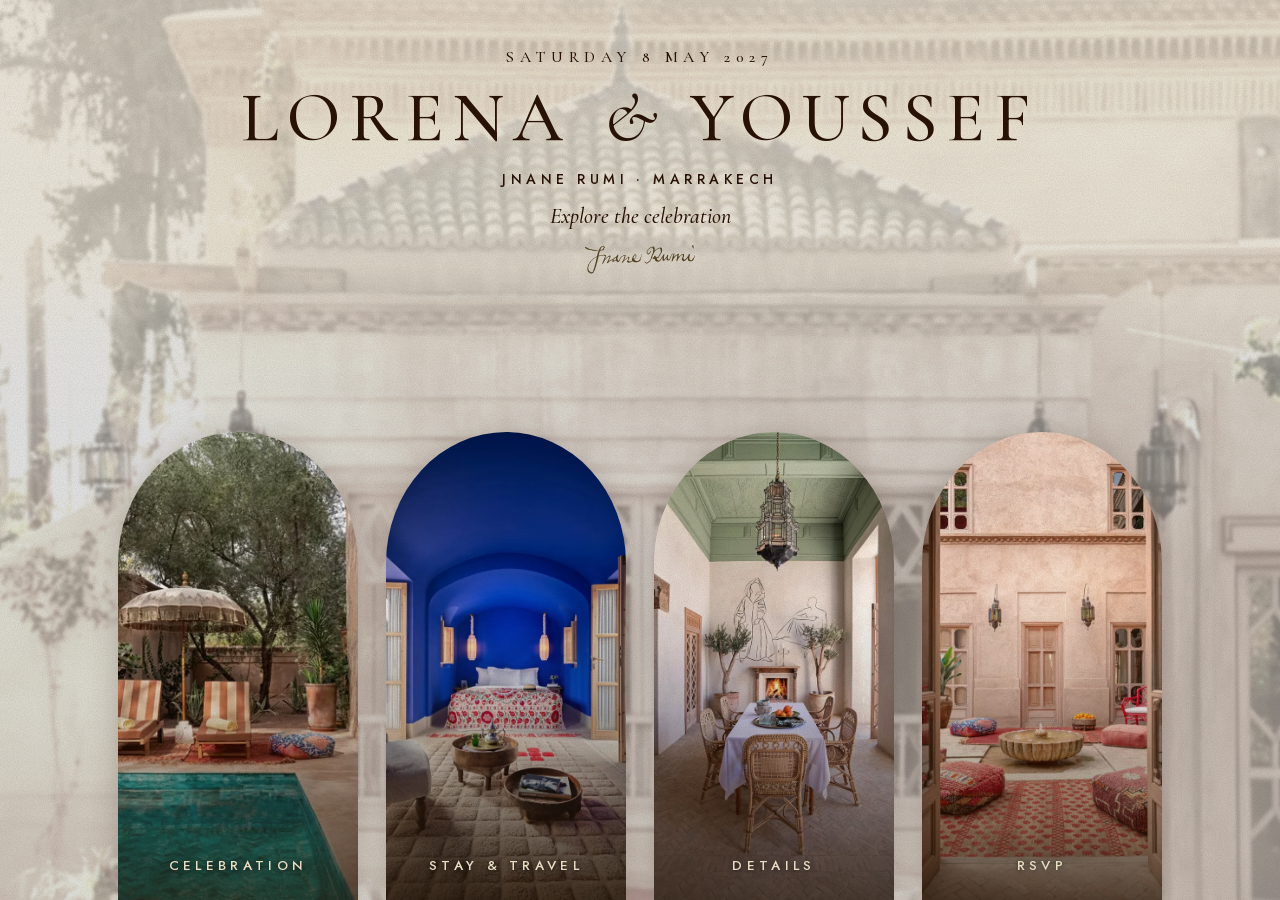
<file: docs/index.html>
<!doctype html>
<html lang="en">
<head>
<meta charset="utf-8">
<meta name="viewport" content="width=device-width,initial-scale=1">
<title>Lorena &amp; Youssef · 8 May 2027 · Marrakech</title>
<meta name="description" content="Lorena and Youssef are getting married at Jnane Rumi, Marrakech, from Thursday 6 to Saturday 8 May 2027.">
<meta name="robots" content="noindex,nofollow">
<meta name="theme-color" content="#2A1808">
<meta property="og:type" content="website">
<meta property="og:title" content="Lorena &amp; Youssef · 8 May 2027">
<meta property="og:description" content="Join us at Jnane Rumi, Marrakech. Schedule, where to stay and RSVP.">
<meta property="og:url" content="https://lorenaandyoussef.com/">
<meta property="og:image" content="https://lorenaandyoussef.com/assets/img/og.jpg">
<link rel="icon" href="assets/img/favicon.svg" type="image/svg+xml">
<link rel="preload" href="assets/fonts/cormorant-normal-latin.woff2" as="font" type="font/woff2" crossorigin>
<link rel="stylesheet" href="assets/site.css">
<link rel="preload" href="assets/img/bg-hero.avif" as="image" type="image/avif">
</head>
<body class="home">
<a class="skip" href="#doors">Skip to the menu</a>
<div class="hero-bg" aria-hidden="true"></div>
<div class="veil" aria-hidden="true"></div>

<header class="hero">
  <p class="date">Saturday 8 May 2027</p>
  <h1>Lorena <span class="amp">&amp;</span> Youssef</h1>
  <p class="where">Jnane Rumi · Marrakech</p>
  <p class="hint">Explore the celebration</p>
  <img class="logo" src="assets/img/jnane-rumi.svg" alt="Jnane Rumi" width="110" height="29">
</header>

<nav aria-label="Main">
  <ul class="doors" id="doors">
    <li><a class="door" href="celebration.html"><picture><source srcset="assets/img/door-pool.avif" type="image/avif"><img src="assets/img/pool.webp" alt="" width="480" height="720" decoding="async" fetchpriority="high"></picture><span>Celebration</span></a></li>
    <li><a class="door" href="stay.html"><picture><source srcset="assets/img/door-blue-room.avif" type="image/avif"><img src="assets/img/blue-room.webp" alt="" width="480" height="720" decoding="async" fetchpriority="high"></picture><span>Stay &amp; Travel</span></a></li>
    <li><a class="door" href="details.html"><picture><source srcset="assets/img/door-dining.avif" type="image/avif"><img src="assets/img/dining.webp" alt="" width="480" height="720" decoding="async" fetchpriority="high"></picture><span>Details</span></a></li>
    <li><a class="door" href="rsvp.html"><picture><source srcset="assets/img/door-courtyard.avif" type="image/avif"><img src="assets/img/courtyard.webp" alt="" width="480" height="720" decoding="async" fetchpriority="high"></picture><span>RSVP</span></a></li>
  </ul>
</nav>
<div class="grain" aria-hidden="true"></div>
</body>
</html>
</file>
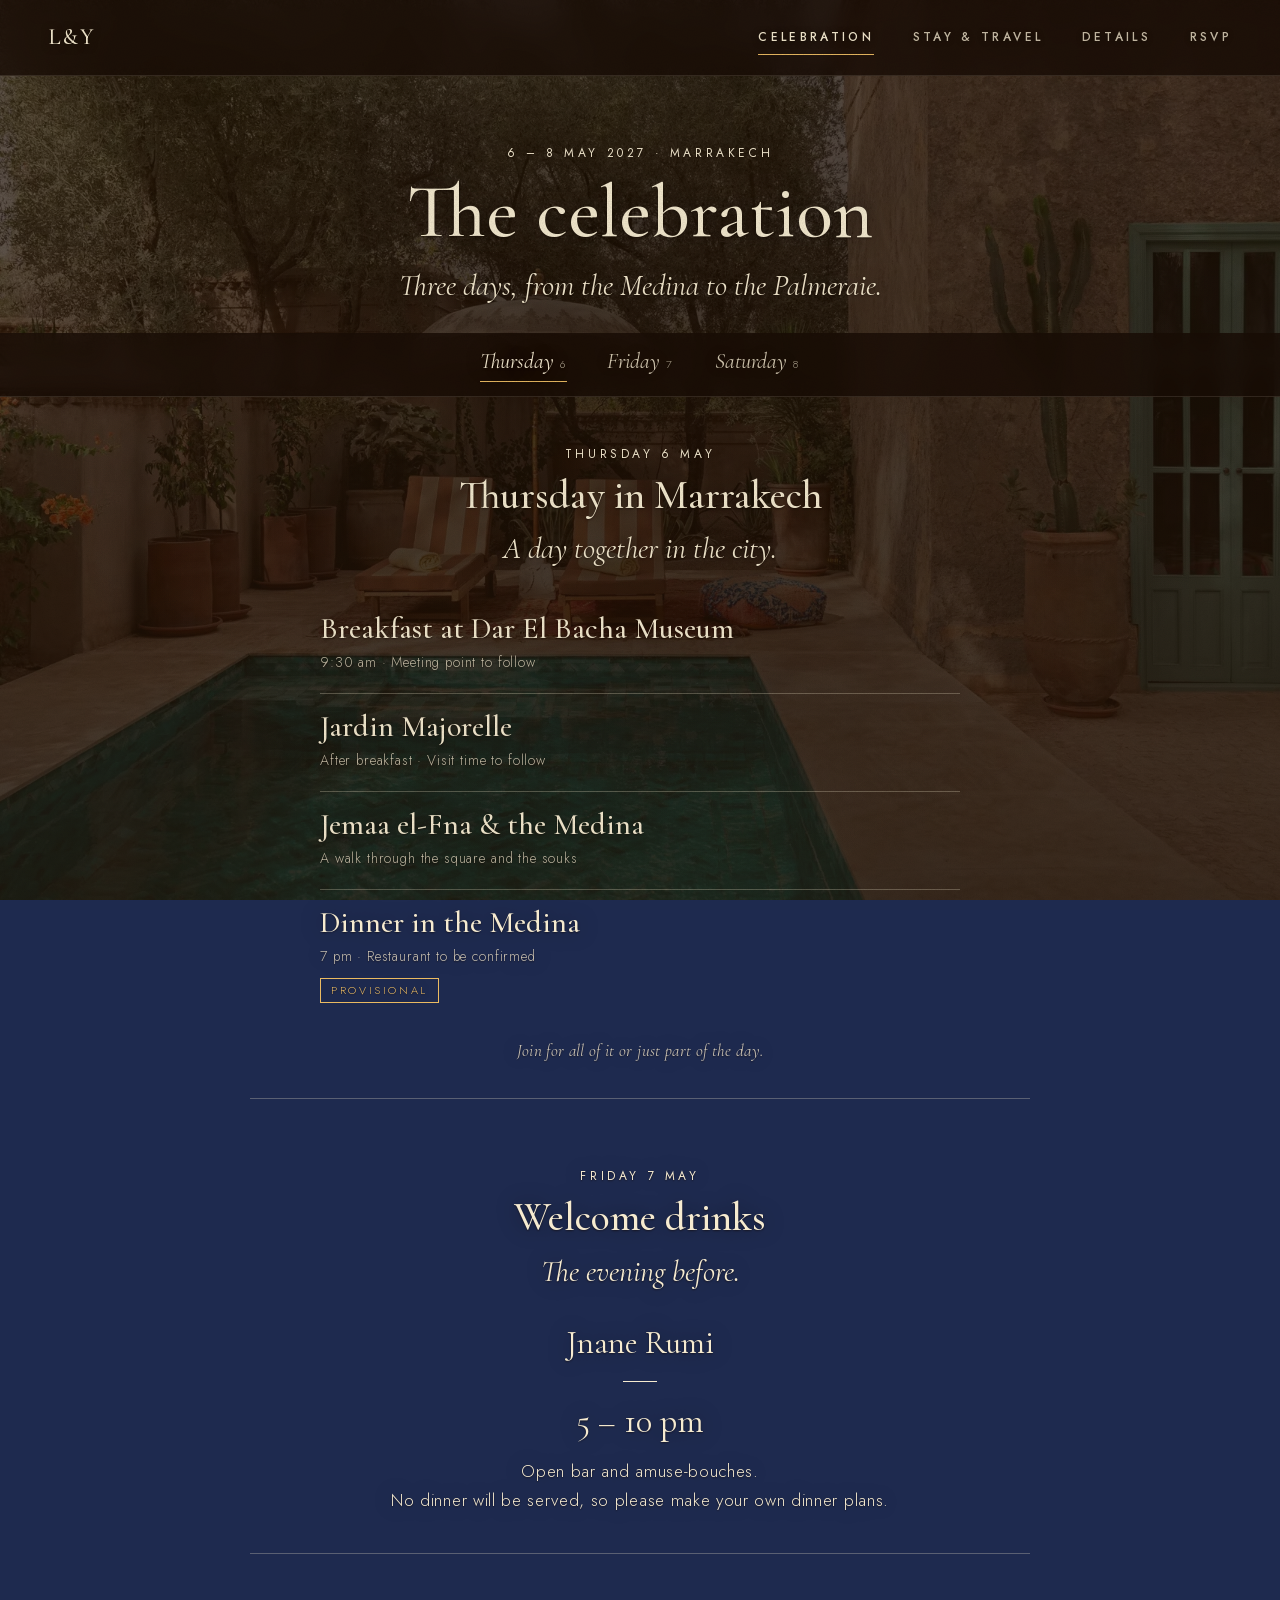
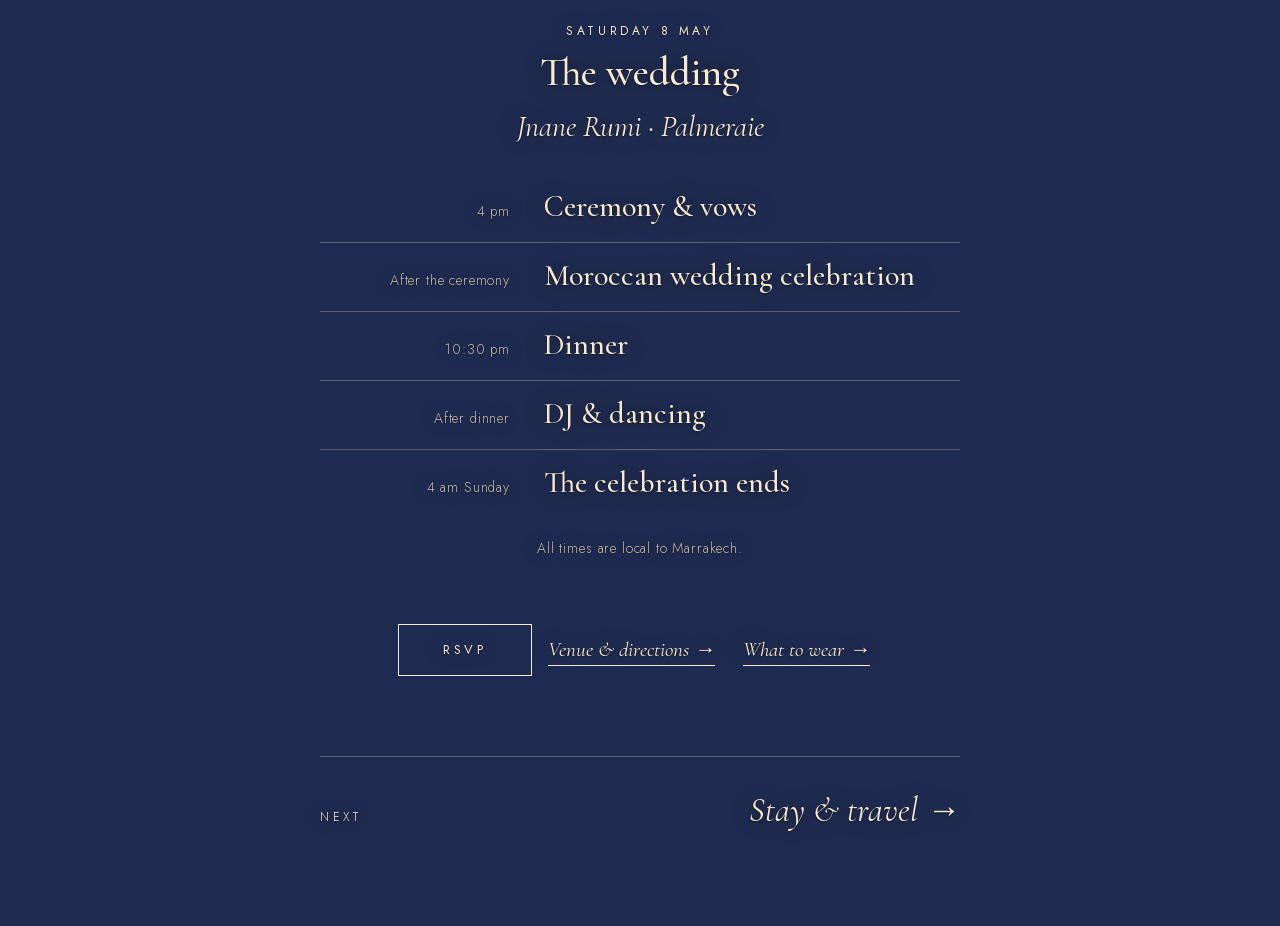
<file: docs/celebration.html>
<!doctype html>
<html lang="en">
<head>
<meta charset="utf-8">
<meta name="viewport" content="width=device-width,initial-scale=1">
<title>The celebration · Lorena &amp; Youssef</title>
<meta name="robots" content="noindex,nofollow">
<meta name="theme-color" content="#2A1808">
<link rel="icon" href="assets/img/favicon.svg" type="image/svg+xml">
<link rel="preload" href="assets/fonts/cormorant-normal-latin.woff2" as="font" type="font/woff2" crossorigin>
<link rel="preload" href="assets/img/bg-pool.avif" as="image" type="image/avif">
<link rel="stylesheet" href="assets/site.css">
<script src="assets/site.js" defer></script>
</head>
<body class="celebration">
<a class="skip" href="#main">Skip to content</a>
<div class="room" aria-hidden="true"></div>
<header class="topbar">
  <a class="brand" href="index.html" aria-label="Home: Lorena &amp; Youssef">L&amp;Y</a>
  <nav aria-label="Main"><ul class="nav">
    <li><a href="celebration.html" aria-current="page">Celebration</a></li>
    <li><a href="stay.html">Stay &amp; Travel</a></li>
    <li><a href="details.html">Details</a></li>
    <li><a href="rsvp.html">RSVP</a></li>
  </ul></nav>
</header>

<main id="main" class="wrap center">
  <p class="eyebrow">6 – 8 May 2027 · Marrakech</p>
  <h1 class="title">The celebration</h1>
  <p class="sub">Three days, from the Medina to the Palmeraie.</p>

  <nav class="days" aria-label="Days">
    <a href="#thursday">Thursday<small>6</small></a>
    <a href="#friday">Friday<small>7</small></a>
    <a href="#saturday">Saturday<small>8</small></a>
  </nav>

  <section class="day" id="thursday" aria-labelledby="thu-h">
    <p class="eyebrow">Thursday 6 May</p>
    <h2 class="title sm" id="thu-h">Thursday in Marrakech</h2>
    <p class="sub">A day together in the city.</p>
    <div class="rows plain">
      <div class="row"><div><h3 class="item">Breakfast at Dar El Bacha Museum</h3><p class="note">9:30 am · Meeting point to follow</p></div></div>
      <div class="row"><div><h3 class="item">Jardin Majorelle</h3><p class="note">After breakfast · Visit time to follow</p></div></div>
      <div class="row"><div><h3 class="item">Jemaa el-Fna &amp; the Medina</h3><p class="note">A walk through the square and the souks</p></div></div>
      <div class="row"><div><h3 class="item">Dinner in the Medina</h3><p class="note">7 pm · Restaurant to be confirmed</p><span class="tag">Provisional</span></div></div>
    </div>
    <p class="note it">Join for all of it or just part of the day.</p>
  </section>

  <section class="day" id="friday" aria-labelledby="fri-h">
    <p class="eyebrow">Friday 7 May</p>
    <h2 class="title sm" id="fri-h">Welcome drinks</h2>
    <p class="sub">The evening before.</p>
    <p class="place">Jnane Rumi</p>
    <div class="rule"></div>
    <p class="time">5 – 10 pm</p>
    <p class="body">Open bar and amuse-bouches.<br>No dinner will be served, so please make your own dinner plans.</p>
  </section>

  <section class="day" id="saturday" aria-labelledby="sat-h">
    <p class="eyebrow">Saturday 8 May</p>
    <h2 class="title sm" id="sat-h">The wedding</h2>
    <p class="sub">Jnane Rumi · Palmeraie</p>
    <div class="rows">
      <div class="row"><p class="t note">4 pm</p><p class="item">Ceremony &amp; vows</p></div>
      <div class="row"><p class="t note">After the ceremony</p><p class="item">Moroccan wedding celebration</p></div>
      <div class="row"><p class="t note">10:30 pm</p><p class="item">Dinner</p></div>
      <div class="row"><p class="t note">After dinner</p><p class="item">DJ &amp; dancing</p></div>
      <div class="row"><p class="t note">4 am Sunday</p><p class="item">The celebration ends</p></div>
    </div>
    <p class="note">All times are local to Marrakech.</p>
  </section>

  <div class="actions">
    <a class="btn" href="rsvp.html">RSVP</a>
    <a class="link" href="stay.html#venue">Venue &amp; directions →</a>
    <a class="link" href="details.html">What to wear →</a>
  </div>

  <a class="next" href="stay.html"><span class="lbl">Next</span><span class="to">Stay &amp; travel →</span></a>
</main>
<div class="grain" aria-hidden="true"></div>
</body>
</html>
</file>
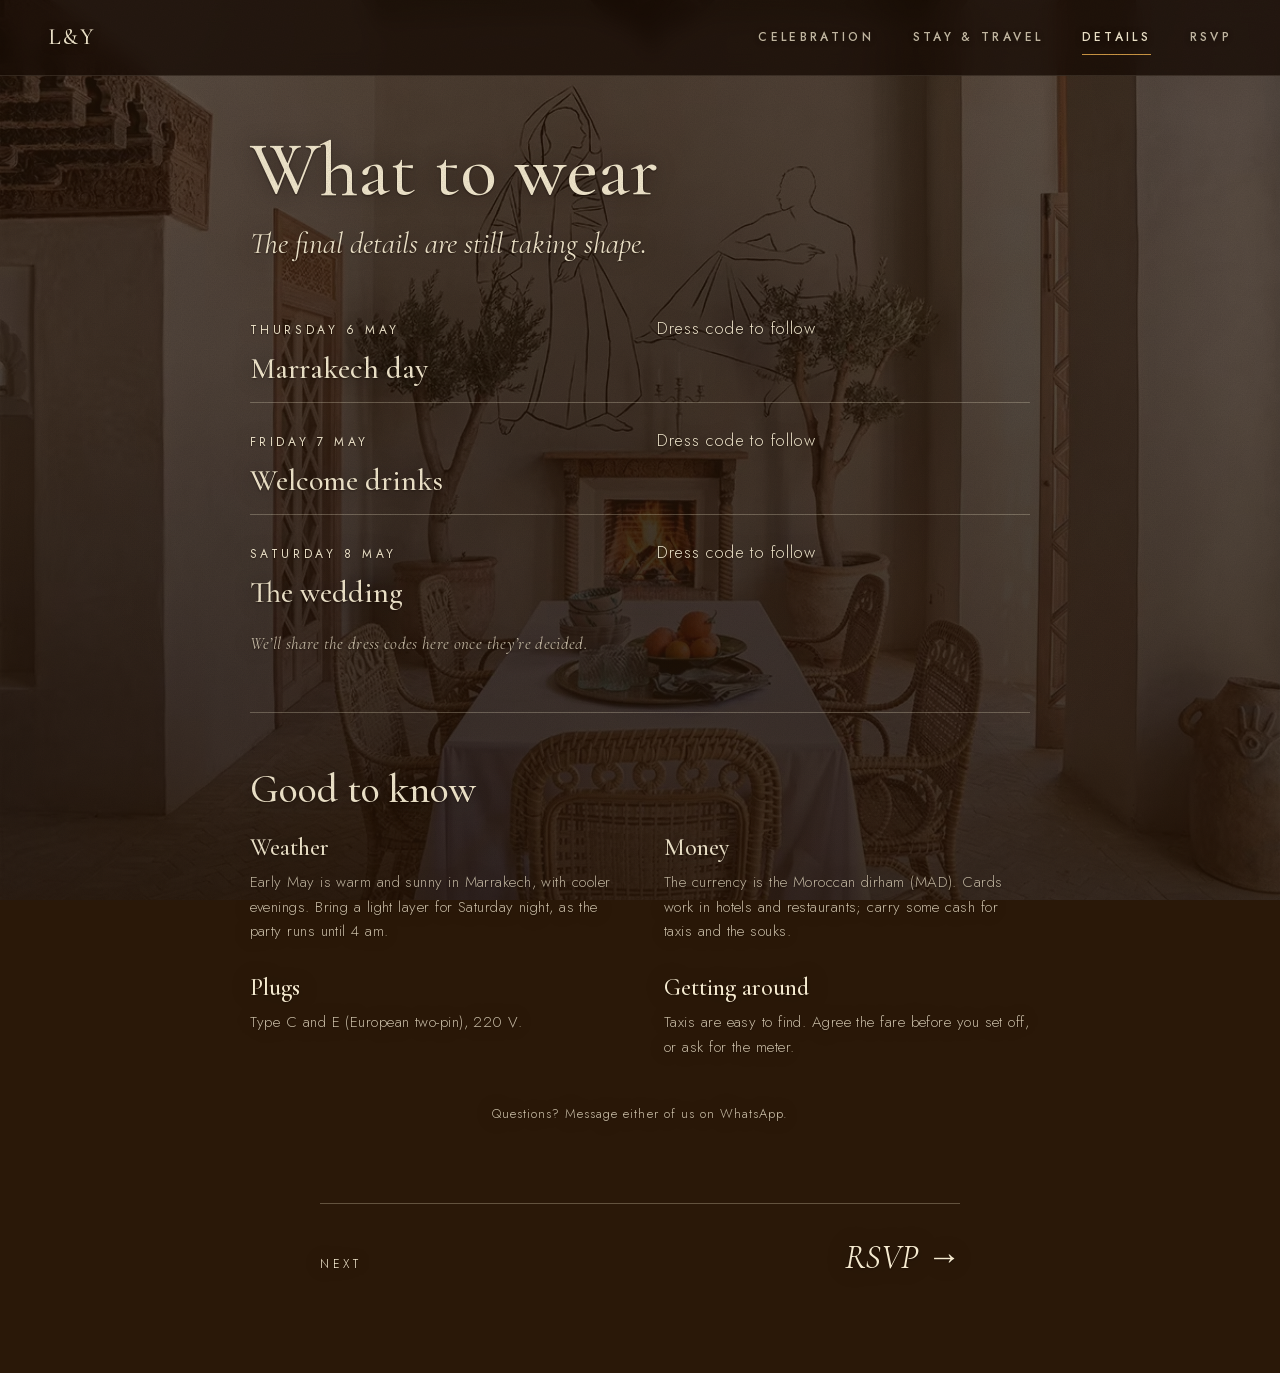
<file: docs/details.html>
<!doctype html>
<html lang="en">
<head>
<meta charset="utf-8">
<meta name="viewport" content="width=device-width,initial-scale=1">
<title>Details · Lorena &amp; Youssef</title>
<meta name="robots" content="noindex,nofollow">
<meta name="theme-color" content="#2A1808">
<link rel="icon" href="assets/img/favicon.svg" type="image/svg+xml">
<link rel="preload" href="assets/fonts/cormorant-normal-latin.woff2" as="font" type="font/woff2" crossorigin>
<link rel="preload" href="assets/img/bg-dining.avif" as="image" type="image/avif">
<link rel="stylesheet" href="assets/site.css">
</head>
<body class="details">
<a class="skip" href="#main">Skip to content</a>
<div class="room" aria-hidden="true"></div>
<header class="topbar">
  <a class="brand" href="index.html" aria-label="Home: Lorena &amp; Youssef">L&amp;Y</a>
  <nav aria-label="Main"><ul class="nav">
    <li><a href="celebration.html">Celebration</a></li>
    <li><a href="stay.html">Stay &amp; Travel</a></li>
    <li><a href="details.html" aria-current="page">Details</a></li>
    <li><a href="rsvp.html">RSVP</a></li>
  </ul></nav>
</header>

<main id="main" class="wrap">
  <h1 class="title">What to wear</h1>
  <p class="sub">The final details are still taking shape.</p>

  <div class="rows dress">
    <div class="row"><div><p class="eyebrow">Thursday 6 May</p><h2 class="item">Marrakech day</h2></div><p class="body">Dress code to follow</p></div>
    <div class="row"><div><p class="eyebrow">Friday 7 May</p><h2 class="item">Welcome drinks</h2></div><p class="body">Dress code to follow</p></div>
    <div class="row"><div><p class="eyebrow">Saturday 8 May</p><h2 class="item">The wedding</h2></div><p class="body">Dress code to follow</p></div>
  </div>
  <p class="note it">We’ll share the dress codes here once they’re decided.</p>

  <div class="split"></div>

  <section aria-labelledby="know-h">
    <h2 class="title sm" id="know-h">Good to know</h2>
    <div class="facts">
      <div><h3>Weather</h3><p>Early May is warm and sunny in Marrakech, with cooler evenings. Bring a light layer for Saturday night, as the party runs until 4 am.</p></div>
      <div><h3>Money</h3><p>The currency is the Moroccan dirham (MAD). Cards work in hotels and restaurants; carry some cash for taxis and the souks.</p></div>
      <div><h3>Plugs</h3><p>Type C and E (European two-pin), 220 V.</p></div>
      <div><h3>Getting around</h3><p>Taxis are easy to find. Agree the fare before you set off, or ask for the meter.</p></div>
    </div>
  </section>

  <p class="foot">Questions? Message either of us on WhatsApp.</p>

  <a class="next" href="rsvp.html"><span class="lbl">Next</span><span class="to">RSVP →</span></a>
</main>
<div class="grain" aria-hidden="true"></div>
</body>
</html>
</file>
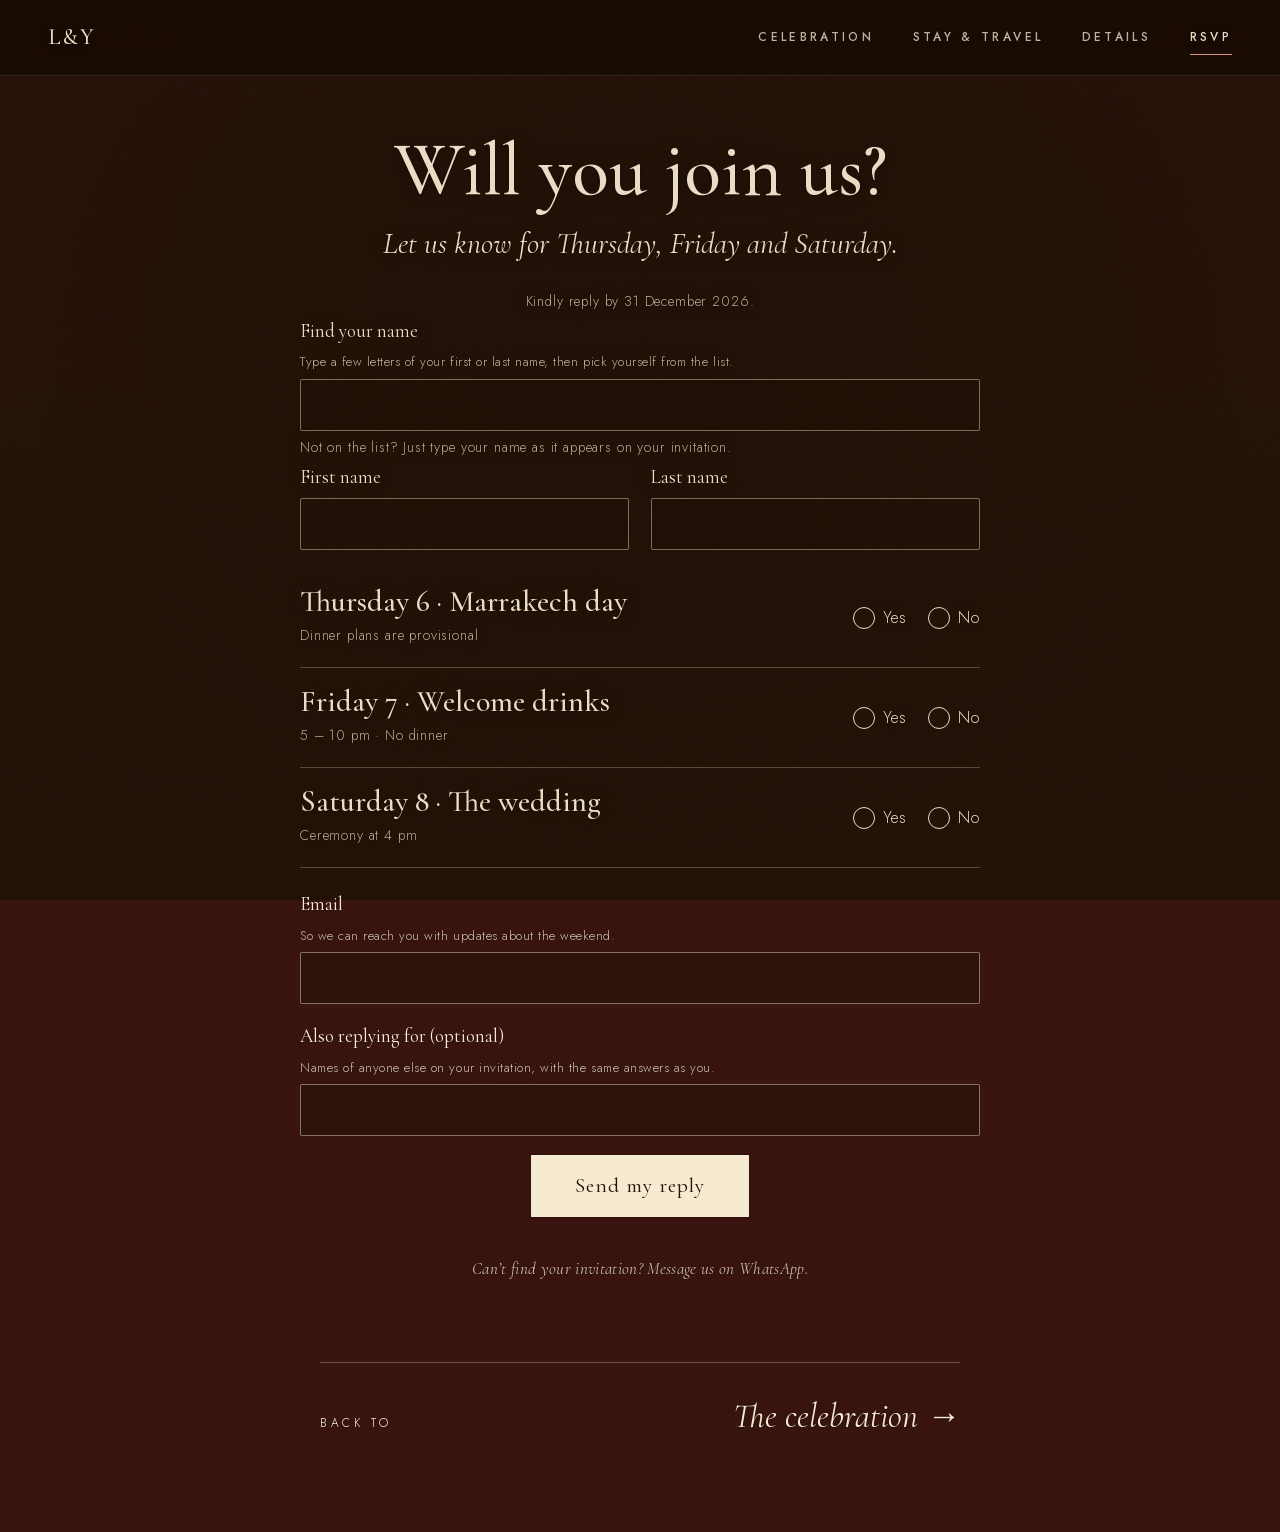
<file: docs/rsvp.html>
<!doctype html>
<html lang="en">
<head>
<meta charset="utf-8">
<meta name="viewport" content="width=device-width,initial-scale=1">
<title>RSVP · Lorena &amp; Youssef</title>
<meta name="robots" content="noindex,nofollow">
<meta name="theme-color" content="#3A1510">
<link rel="icon" href="assets/img/favicon.svg" type="image/svg+xml">
<link rel="preload" href="assets/fonts/cormorant-normal-latin.woff2" as="font" type="font/woff2" crossorigin>
<link rel="preload" href="assets/img/bg-courtyard.avif" as="image" type="image/avif">
<link rel="stylesheet" href="assets/site.css">
<script src="assets/config.js" defer></script>
<script src="assets/site.js" defer></script>
</head>
<body class="rsvp">
<a class="skip" href="#main">Skip to content</a>
<div class="room" aria-hidden="true"></div>
<header class="topbar">
  <a class="brand" href="index.html" aria-label="Home: Lorena &amp; Youssef">L&amp;Y</a>
  <nav aria-label="Main"><ul class="nav">
    <li><a href="celebration.html">Celebration</a></li>
    <li><a href="stay.html">Stay &amp; Travel</a></li>
    <li><a href="details.html">Details</a></li>
    <li><a href="rsvp.html" aria-current="page">RSVP</a></li>
  </ul></nav>
</header>

<main id="main" class="wrap">
  <p class="notice" id="not-ready" hidden>RSVPs aren’t connected yet, so replies can’t be sent from this copy of the site. (Set the database in <code>assets/config.js</code>.)</p>

  <div id="ask">
    <div class="center">
      <h1 class="title">Will you join us?</h1>
      <p class="sub">Let us know for Thursday, Friday and Saturday.</p>
      <p class="note">Kindly reply by 31 December 2026.</p>
    </div>

    <form class="form" id="rsvp-form" novalidate>
      <div class="field finder">
        <label for="find">Find your name</label>
        <span class="hint" id="find-hint">Type a few letters of your first or last name, then pick yourself from the list.</span>
        <input id="find" type="search" autocomplete="off" maxlength="80" aria-describedby="find-hint" aria-controls="find-results">
        <ul id="find-results" class="picks" aria-live="polite" hidden></ul>
      </div>
      <p class="note">Not on the list? Just type your name as it appears on your invitation.</p>
      <div class="formrow">
        <div class="field"><label for="first">First name</label><input id="first" name="first" autocomplete="given-name" maxlength="80" required></div>
        <div class="field"><label for="last">Last name</label><input id="last" name="last" autocomplete="family-name" maxlength="80" required></div>
      </div>

      <!-- Shown when the chosen name shares an invitation with other people (filled in by site.js) -->
      <div id="party-box" hidden>
        <p class="party-h">Your invitation</p>
        <p class="note" id="party-intro"></p>
        <div id="party-list"></div>
      </div>
      <p class="party-h" id="my-days-h" hidden>Your days</p>

      <fieldset class="resp"><legend><span class="item">Thursday 6 · Marrakech day</span><span class="note">Dinner plans are provisional</span></legend>
        <div class="yn"><label><input type="radio" name="thursday" value="Attending" required> Yes</label><label><input type="radio" name="thursday" value="Not attending"> No</label></div></fieldset>
      <fieldset class="resp"><legend><span class="item">Friday 7 · Welcome drinks</span><span class="note">5 – 10 pm · No dinner</span></legend>
        <div class="yn"><label><input type="radio" name="friday" value="Attending" required> Yes</label><label><input type="radio" name="friday" value="Not attending"> No</label></div></fieldset>
      <fieldset class="resp"><legend><span class="item">Saturday 8 · The wedding</span><span class="note">Ceremony at 4 pm</span></legend>
        <div class="yn"><label><input type="radio" name="saturday" value="Attending" required> Yes</label><label><input type="radio" name="saturday" value="Not attending"> No</label></div></fieldset>

      <div id="others-box" hidden>
        <p class="party-h">Everyone else’s days</p>
        <div id="others-list"></div>
      </div>

      <div id="extras" hidden>
        <fieldset class="resp"><legend><span class="item" id="extras-q">Bringing your plus-one?</span><span class="note" id="extras-note"></span></legend>
          <div class="yn" id="extras-opts"></div></fieldset>
        <div id="extras-names"></div>
      </div>

      <div class="field" style="margin-top:22px"><label for="email">Email</label><span class="hint" id="email-hint">So we can reach you with updates about the weekend.</span><input id="email" name="email" type="email" autocomplete="email" maxlength="200" required aria-describedby="email-hint"></div>
      <div class="field" id="party-field"><label for="party">Also replying for (optional)</label><span class="hint" id="party-hint">Names of anyone else on your invitation, with the same answers as you.</span><input id="party" name="party" maxlength="300" aria-describedby="party-hint"></div>
      <div class="field hp" aria-hidden="true"><label for="website">Leave this empty</label><input id="website" name="website" tabindex="-1" autocomplete="off"></div>

      <div class="center">
        <button class="btn solid" id="send" type="submit">Send my reply</button>
        <p class="msg" id="msg" role="status" aria-live="polite"></p>
        <p class="note it">Can’t find your invitation? Message us on WhatsApp.</p>
      </div>
    </form>
  </div>

  <div id="done" class="center" hidden tabindex="-1">
    <p class="eyebrow">RSVP received</p>
    <h1 class="title" id="thanks">Thank you.</h1>
    <p class="sub" id="done-sub">Your reply has been saved.</p>
    <h2 class="item" style="margin-top:26px">Your plans</h2>
    <div class="rows plans" id="plans"></div>
    <p class="note">You can change your reply any time before 31 December 2026.</p>
    <div class="actions">
      <button class="btn" id="edit" type="button">Edit my reply</button>
      <a class="link" href="celebration.html">See the schedule →</a>
    </div>
  </div>

  <a class="next" href="celebration.html"><span class="lbl">Back to</span><span class="to">The celebration →</span></a>
</main>
<div class="grain" aria-hidden="true"></div>
</body>
</html>
</file>
<file: docs/assets/site.css>
/* Lorena & Youssef: shared styles */
@view-transition{navigation:auto}

/* fonts: self-hosted Cormorant Garamond + Jost (SIL OFL), latin + latin-ext */
@font-face{font-family:'Cormorant Garamond';font-style:italic;font-weight:400 500;font-display:swap;src:url(fonts/cormorant-italic-latin.woff2) format('woff2');unicode-range:U+0000-00FF, U+0131, U+0152-0153, U+02BB-02BC, U+02C6, U+02DA, U+02DC, U+0304, U+0308, U+0329, U+2000-206F, U+20AC, U+2122, U+2191, U+2193, U+2212, U+2215, U+FEFF, U+FFFD}
@font-face{font-family:'Cormorant Garamond';font-style:normal;font-weight:400 600;font-display:swap;src:url(fonts/cormorant-normal-latin.woff2) format('woff2');unicode-range:U+0000-00FF, U+0131, U+0152-0153, U+02BB-02BC, U+02C6, U+02DA, U+02DC, U+0304, U+0308, U+0329, U+2000-206F, U+20AC, U+2122, U+2191, U+2193, U+2212, U+2215, U+FEFF, U+FFFD}
@font-face{font-family:'Jost';font-style:normal;font-weight:300 500;font-display:swap;src:url(fonts/jost-normal-latin.woff2) format('woff2');unicode-range:U+0000-00FF, U+0131, U+0152-0153, U+02BB-02BC, U+02C6, U+02DA, U+02DC, U+0304, U+0308, U+0329, U+2000-206F, U+20AC, U+2122, U+2191, U+2193, U+2212, U+2215, U+FEFF, U+FFFD}
@font-face{font-family:'Cormorant Garamond';font-style:italic;font-weight:400 500;font-display:swap;src:url(fonts/cormorant-italic-latin-ext.woff2) format('woff2');unicode-range:U+0100-02BA, U+02BD-02C5, U+02C7-02CC, U+02CE-02D7, U+02DD-02FF, U+0304, U+0308, U+0329, U+1D00-1DBF, U+1E00-1E9F, U+1EF2-1EFF, U+2020, U+20A0-20AB, U+20AD-20C4, U+2113, U+2C60-2C7F, U+A720-A7FF}
@font-face{font-family:'Cormorant Garamond';font-style:normal;font-weight:400 600;font-display:swap;src:url(fonts/cormorant-normal-latin-ext.woff2) format('woff2');unicode-range:U+0100-02BA, U+02BD-02C5, U+02C7-02CC, U+02CE-02D7, U+02DD-02FF, U+0304, U+0308, U+0329, U+1D00-1DBF, U+1E00-1E9F, U+1EF2-1EFF, U+2020, U+20A0-20AB, U+20AD-20C4, U+2113, U+2C60-2C7F, U+A720-A7FF}
@font-face{font-family:'Jost';font-style:normal;font-weight:300 500;font-display:swap;src:url(fonts/jost-normal-latin-ext.woff2) format('woff2');unicode-range:U+0100-02BA, U+02BD-02C5, U+02C7-02CC, U+02CE-02D7, U+02DD-02FF, U+0304, U+0308, U+0329, U+1D00-1DBF, U+1E00-1E9F, U+1EF2-1EFF, U+2020, U+20A0-20AB, U+20AD-20C4, U+2113, U+2C60-2C7F, U+A720-A7FF}

:root{
  --serif:'Cormorant Garamond',Georgia,serif;
  --sans:'Jost',system-ui,sans-serif;
  --ink:#F6EBD0;
  --ink-soft:rgba(246,235,208,.78);
  --line:rgba(246,235,208,.28);
  --dark:#2A1206;
  --cream:#F6ECD8;
  --acc:#E3B26A;
  --bg:#2A1808;
  --shade:rgba(32,18,6,.72);
}
/* per-room accents (the "rooms" of the riad) */
body.celebration{--acc:#EBBB62;--bg:#1E2A4F}
body.stay{--acc:#E9D9A0;--bg:#12402A}
body.details{--acc:#D19A45;--bg:#2A1808}
body.rsvp{--acc:#E2A08D;--bg:#3A1510}

*{box-sizing:border-box;margin:0;padding:0}
html{scroll-behavior:smooth;scroll-padding-top:150px;-webkit-text-size-adjust:100%}
body{font-family:var(--sans);font-weight:300;color:var(--ink);background:var(--bg);min-height:100vh;overflow-x:clip;-webkit-font-smoothing:antialiased;line-height:1.5}
img{display:block;max-width:100%}
a{color:inherit}
button{font:inherit;color:inherit;background:none;border:0;cursor:pointer}
:focus-visible{outline:2px solid var(--acc);outline-offset:3px}
.sr-only{position:absolute;width:1px;height:1px;overflow:hidden;clip:rect(0 0 0 0);white-space:nowrap}
.skip{position:absolute;left:12px;top:-60px;z-index:100;background:var(--cream);color:var(--dark);padding:10px 16px;text-decoration:none}
.skip:focus{top:12px}

/* film grain over everything */
.grain{position:fixed;inset:0;pointer-events:none;z-index:60;opacity:.2;mix-blend-mode:multiply;
  background-image:url("data:image/svg+xml;utf8,<svg xmlns='http://www.w3.org/2000/svg' width='260' height='260'><filter id='n'><feTurbulence type='fractalNoise' baseFrequency='.85' numOctaves='3' stitchTiles='stitch'/><feColorMatrix values='0 0 0 0 0  0 0 0 0 0  0 0 0 0 0  0 0 0 .55 0'/></filter><rect width='100%' height='100%' filter='url(%23n)'/></svg>")}

/* ───────── Interior pages: photo backdrop ───────── */
.room{position:fixed;inset:0;z-index:-1;background:var(--bg) center/cover no-repeat;view-transition-name:room}
.room::after{content:"";position:absolute;inset:0;
  background:radial-gradient(ellipse 70% 85% at 50% 40%,rgba(28,15,5,.4),rgba(28,15,5,0) 70%),
             linear-gradient(to bottom,rgba(32,18,6,.7),rgba(32,18,6,.72) 40%,rgba(32,18,6,.86))}
body.celebration .room{background-image:url(img/pool.webp);background-image:image-set(url(img/bg-pool.avif) type("image/avif"),url(img/pool.webp) type("image/webp"))}
body.stay .room{background-image:url(img/blue-room.webp);background-image:image-set(url(img/bg-blue-room.avif) type("image/avif"),url(img/blue-room.webp) type("image/webp"))}
body.details .room{background-image:url(img/dining.webp);background-image:image-set(url(img/bg-dining.avif) type("image/avif"),url(img/dining.webp) type("image/webp"))}
body.rsvp .room{background-image:url(img/courtyard.webp);background-image:image-set(url(img/bg-courtyard.avif) type("image/avif"),url(img/courtyard.webp) type("image/webp"))}
main{text-shadow:0 1px 2px rgba(20,10,3,.55),0 0 22px rgba(20,10,3,.45)}

/* ───────── Header (every interior page) ───────── */
.topbar{position:fixed;top:0;left:0;right:0;z-index:20;display:flex;align-items:center;justify-content:space-between;gap:24px;
  height:76px;padding:0 clamp(18px,4vw,48px);
  background:rgba(24,12,4,.8);-webkit-backdrop-filter:blur(10px);backdrop-filter:blur(10px);border-bottom:1px solid rgba(246,235,208,.12);view-transition-name:topbar}
.brand{font-family:var(--serif);font-weight:500;font-size:22px;letter-spacing:.1em;text-decoration:none;white-space:nowrap;text-shadow:0 1px 8px rgba(0,0,0,.5)}
.brand:hover{opacity:.8}
.nav{display:flex;gap:clamp(18px,3vw,40px);list-style:none}
.nav a{display:block;font-size:12px;font-weight:500;letter-spacing:.28em;text-transform:uppercase;text-decoration:none;white-space:nowrap;
  padding:8px 0;border-bottom:1px solid transparent;opacity:.8;transition:opacity .3s,border-color .3s;text-shadow:0 1px 6px rgba(0,0,0,.6)}
.nav a:hover{opacity:1}
.nav a[aria-current=page]{opacity:1;border-color:var(--acc)}

/* ───────── Layout & type ───────── */
.wrap{max-width:960px;margin:0 auto;padding:132px clamp(22px,7vw,110px) 90px}
.center{text-align:center}
.eyebrow{font-size:12px;font-weight:400;letter-spacing:.3em;text-transform:uppercase;margin:12px 0}
.title{font-family:var(--serif);font-weight:500;font-size:clamp(40px,6vw,76px);line-height:1.02;margin-bottom:14px}
.title.sm{font-size:clamp(30px,4vw,40px)}
.sub{font-family:var(--serif);font-style:italic;font-size:clamp(21px,2.5vw,30px);line-height:1.3;margin-bottom:28px}
.item{font-family:var(--serif);font-weight:500;font-size:clamp(23px,2.5vw,30px);line-height:1.2}
.note{font-size:14px;letter-spacing:.06em;margin:5px 0;color:var(--ink-soft)}
.note.it{font-family:var(--serif);font-style:italic;font-size:17px;letter-spacing:.02em}
.body{font-size:17px;letter-spacing:.04em;line-height:1.7;margin:8px 0}
.rule{width:34px;height:1px;background:currentColor;margin:14px auto}
.split{height:1px;background:var(--line);margin:56px 0}
.link{font-family:var(--serif);font-style:italic;font-size:21px;text-decoration:none;border-bottom:1px solid currentColor;display:inline-block;margin:10px 18px 10px 0}
.link:hover{color:var(--acc)}
.center .link{margin:10px 12px}
.btn{display:inline-block;border:1px solid currentColor;padding:15px 44px;letter-spacing:.3em;font-size:13px;font-weight:400;text-transform:uppercase;text-decoration:none;transition:background .3s,color .3s}
.btn:hover{background:var(--ink);color:var(--dark);text-shadow:none}
.btn.solid{background:var(--ink);color:var(--dark);text-shadow:none;font-family:var(--serif);font-size:21px;letter-spacing:.05em;text-transform:none}
.btn.solid:hover{background:var(--acc)}
.btn[disabled]{opacity:.6;cursor:wait}
.actions{margin-top:30px;display:flex;flex-wrap:wrap;gap:8px 4px;align-items:center;justify-content:center}

.rows .row{display:grid;grid-template-columns:minmax(120px,190px) 1fr;gap:6px 34px;align-items:baseline;padding:15px 0;border-bottom:1px solid var(--line)}
.rows .row:last-child{border-bottom:0}
.rows .t{text-align:right}
.rows.plain .row{grid-template-columns:1fr}
.grid2{display:grid;grid-template-columns:1fr 1fr;gap:40px 56px}

/* ───────── Celebration: day sub-nav + sections ───────── */
.days{position:sticky;top:76px;z-index:15;display:flex;justify-content:center;gap:clamp(16px,4vw,40px);padding:12px 16px 14px;margin:0 calc(50% - 50vw) 10px;
  background:rgba(24,12,4,.8);-webkit-backdrop-filter:blur(10px);backdrop-filter:blur(10px);border-bottom:1px solid rgba(246,235,208,.12)}
.days a{font-family:var(--serif);font-style:italic;font-size:22px;text-decoration:none;border-bottom:1px solid transparent;padding-bottom:3px;opacity:.85}
.days a:hover,.days a.on{opacity:1;border-color:var(--acc)}
.days small{font-family:var(--sans);font-style:normal;font-size:11px;letter-spacing:.2em;margin-left:6px;opacity:.8}
.day{padding:56px 0 30px;border-top:1px solid var(--line)}
.day:first-of-type{border-top:0;padding-top:26px}
.day .rows{max-width:640px;margin:0 auto 20px;text-align:left}
.tag{display:inline-block;font-size:11px;letter-spacing:.24em;text-transform:uppercase;border:1px solid var(--acc);color:var(--acc);padding:3px 10px;margin-top:6px}
.place{font-family:var(--serif);font-size:32px}
.time{font-family:var(--serif);font-size:34px;margin:10px 0}

/* ───────── Stay ───────── */
.hotels{margin:40px 0 0}
.hotel .num{font-size:12px;letter-spacing:.3em;color:var(--acc)}
.hotel .item{margin:4px 0 2px}
.hotel .link{font-size:19px}
#staymap{height:clamp(340px,52vh,520px);margin:30px 0 8px;border-radius:6px;overflow:hidden;border:1px solid var(--line);box-shadow:0 20px 60px rgba(10,5,1,.45);background:#2a2318}
#staymap .leaflet-tile-pane{filter:sepia(.45) saturate(.6) brightness(.97) contrast(.9)}
#staymap .leaflet-control-attribution{background:rgba(246,236,216,.8);color:#3A1E12;font-size:10px;text-shadow:none}
#staymap .leaflet-control-attribution a{color:#3A1E12}
#staymap .leaflet-bar a{background:var(--cream);color:var(--dark);text-shadow:none}
.mpin{display:flex;align-items:center;justify-content:center;width:24px;height:24px;border-radius:50%;font-weight:500;font-size:11px;color:#12402A;background:#F3EBCB;border:2px solid #12402A;box-shadow:0 2px 8px rgba(0,0,0,.4);text-shadow:none}
.mvenue{width:22px;height:22px;background:#E9D9A0;border:3px solid var(--dark);border-radius:50% 50% 50% 0;transform:rotate(-45deg);box-shadow:0 3px 10px rgba(0,0,0,.5)}
.mlabel{font-family:var(--serif);font-style:italic;font-size:17px;color:var(--dark);white-space:nowrap;text-shadow:0 0 4px var(--cream),0 0 10px var(--cream),0 0 16px var(--cream);pointer-events:none;transform:translate(-50%,-50%)}
.mlabel.v{font-style:normal;font-weight:600;font-size:14px;letter-spacing:.08em;text-transform:uppercase;position:absolute;left:18px;top:-30px;transform:none}
.leaflet-popup-content-wrapper,.leaflet-popup-tip{background:var(--cream);color:var(--dark);text-shadow:none;border-radius:4px}
.leaflet-popup-content{font-family:var(--sans);font-size:13px;margin:12px 16px;line-height:1.5}
.leaflet-popup-content b{font-family:var(--serif);font-size:18px;font-weight:500;display:block}
.areas{display:grid;grid-template-columns:repeat(2,minmax(0,1fr));gap:28px 34px;margin:30px 0 10px}
.area{all:unset;cursor:pointer;display:block}
.area:focus-visible{outline:2px solid var(--acc);outline-offset:6px}
.area .sw{display:inline-block;width:10px;height:10px;border-radius:50%;margin-right:10px;vertical-align:middle}
.area h3{font-family:var(--serif);font-weight:500;font-size:26px;margin:6px 0 2px}
.area .km{font-size:12px;letter-spacing:.24em;text-transform:uppercase}
.area p{font-size:15px;line-height:1.6;letter-spacing:.03em}
.area:hover h3{text-decoration:underline;text-underline-offset:5px;text-decoration-thickness:1px}

/* ───────── Details ───────── */
.dress .row{grid-template-columns:1fr 1fr}
.facts{display:grid;grid-template-columns:repeat(2,minmax(0,1fr));gap:26px 48px;margin-top:20px}
.facts h3{font-family:var(--serif);font-weight:500;font-size:24px;margin-bottom:4px}
.facts p{font-size:15px;line-height:1.65;letter-spacing:.03em;color:var(--ink-soft)}

/* ───────── RSVP form ───────── */
.form{max-width:680px;margin:0 auto;text-align:left}
.formrow{display:grid;grid-template-columns:1fr 1fr;gap:0 22px}
.field{display:flex;flex-direction:column;gap:7px;margin-bottom:18px}
.field label,.resp legend{font-family:var(--serif);font-size:19px}
.field .hint{font-size:13px;color:var(--ink-soft);letter-spacing:.04em}
.field input,.field textarea{width:100%;padding:13px 14px;font:inherit;font-size:16px;background:rgba(32,18,6,.55);color:var(--ink);border:1px solid rgba(246,235,208,.45);border-radius:2px;text-shadow:none}
.field input:focus,.field textarea:focus{border-color:var(--acc);outline:0;box-shadow:0 0 0 1px var(--acc)}
.field textarea{min-height:92px;resize:vertical}
.field.hp{position:absolute;left:-9999px;width:1px;height:1px;overflow:hidden}
.resp{border:0;border-bottom:1px solid var(--line);padding:16px 0;display:grid;grid-template-columns:1fr auto;gap:8px 20px;align-items:center}
.resp legend{float:left;width:100%;padding:0}
.resp legend .item{display:block}
.resp legend .note{display:block;font-family:var(--sans)}
.resp .yn{display:flex;flex-wrap:wrap;gap:12px 22px}
#extras-names{margin-top:18px}
/* Your invitation (other people on the same invitation) */
.party-h{font-size:12px;font-weight:400;letter-spacing:.3em;text-transform:uppercase;color:var(--acc);margin:34px 0 2px}
#party-intro{margin-bottom:2px}
.resp.stack{grid-template-columns:1fr}
.other .note b{font-weight:400;color:var(--ink)}
.mday{display:flex;justify-content:space-between;align-items:center;gap:16px;padding:7px 0}
.mday span{font-size:15px;letter-spacing:.04em}
.change{justify-self:start;font-family:var(--serif);font-style:italic;font-size:18px;border-bottom:1px solid currentColor;padding:0;margin-top:4px}
.change:hover{color:var(--acc)}
.finder{margin-bottom:6px}
.picks{list-style:none;margin:-8px 0 0;border:1px solid rgba(246,235,208,.45);border-top:0;background:rgba(32,18,6,.88)}
.picks li+li{border-top:1px solid var(--line)}
.picks button{display:block;width:100%;text-align:left;padding:11px 14px;font-family:var(--serif);font-size:20px}
.picks button:hover,.picks button:focus-visible{background:rgba(246,235,208,.12);outline:0;color:var(--acc)}
.picks .none{padding:11px 14px;font-size:14px;color:var(--ink-soft)}
.resp .yn label{display:flex;gap:8px;align-items:center;cursor:pointer;font-size:16px}
.resp input{appearance:none;-webkit-appearance:none;color:var(--ink);width:22px;height:22px;border:1px solid currentColor;border-radius:50%;display:grid;place-content:center;cursor:pointer;margin:0}
.resp input::after{content:"";width:12px;height:12px;border-radius:50%;background:currentColor;transform:scale(0);transition:transform .2s}
.resp input:checked::after{transform:scale(1)}
.resp input:focus-visible{outline:2px solid var(--acc);outline-offset:3px}
.msg{min-height:1.5em;color:#FFD3B8;font-size:15px;margin:8px 0}
.msg.ok{color:var(--ink-soft)}
.shake{animation:shake .4s}
@keyframes shake{25%{transform:translateX(-6px)}75%{transform:translateX(6px)}}
.plans{max-width:540px;margin:10px auto 14px}
.plans .row{grid-template-columns:1fr auto;gap:20px}
.notice{border:1px solid var(--acc);padding:14px 18px;margin:0 auto 26px;max-width:680px;font-size:15px;text-align:left}
[hidden]{display:none!important}

/* ───────── Footer ───────── */
.next{display:flex;justify-content:space-between;align-items:baseline;gap:20px;max-width:640px;margin:80px auto 0;padding-top:28px;border-top:1px solid var(--line);text-decoration:none}
.next .lbl{font-size:12px;letter-spacing:.3em;text-transform:uppercase}
.next .to{font-family:var(--serif);font-style:italic;font-size:clamp(24px,3vw,34px);transition:transform .35s}
.next:hover .to{transform:translateX(8px)}
.foot{text-align:center;margin-top:44px;font-size:13px;letter-spacing:.08em;color:var(--ink-soft)}
.foot a{text-underline-offset:4px}

/* ───────── Home ───────── */
body.home{background:#E9D6B8;color:var(--dark);overflow:hidden;height:100vh;height:100dvh}
.home .hero-bg{position:fixed;inset:0;background:url(img/hero.webp) center 40%/cover;background-image:url(img/hero.webp);background-image:image-set(url(img/bg-hero.avif) type("image/avif"),url(img/hero.webp) type("image/webp"));filter:brightness(1.45) saturate(.3) contrast(.82) blur(1.5px);transform:scale(1.03)}
.home .hero-bg::after{content:"";position:absolute;inset:0;background:linear-gradient(to bottom,rgba(246,235,212,.25),rgba(240,220,190,.35) 30%,rgba(232,205,170,.42) 55%,rgba(220,185,148,.55))}
.home .veil{position:fixed;left:0;right:0;top:0;height:52vh;pointer-events:none;
  background:linear-gradient(to bottom,rgba(246,236,216,.62),rgba(246,236,216,.5) 55%,rgba(246,236,216,0));
  -webkit-mask-image:linear-gradient(to bottom,#000 60%,transparent);mask-image:linear-gradient(to bottom,#000 60%,transparent)}
.hero{position:relative;z-index:2;text-align:center;padding-top:5vh;text-shadow:0 0 12px rgba(246,235,212,.95),0 0 28px rgba(246,235,212,.8)}
.hero .date{font-family:var(--serif);font-weight:500;font-size:16px;letter-spacing:.35em;text-transform:uppercase;margin-bottom:14px}
.hero h1{font-family:var(--serif);font-weight:500;font-size:clamp(30px,5.5vw,82px);letter-spacing:.12em;text-transform:uppercase;line-height:1;white-space:nowrap}
.hero h1 .amp{font-style:italic;font-weight:400;letter-spacing:0;padding:0 .12em}
.hero .where{font-size:14px;font-weight:500;letter-spacing:.32em;text-transform:uppercase;margin:16px 0 10px}
.hero .hint{font-family:var(--serif);font-style:italic;font-size:22px;font-weight:500}
.hero .logo{width:110px;margin:12px auto 0;filter:brightness(.3) sepia(1) saturate(2.2) brightness(.75)}
.doors{position:fixed;z-index:3;left:0;right:0;bottom:0;height:52vh;display:flex;justify-content:center;align-items:flex-end;gap:28px;padding:0 clamp(20px,5vw,80px);list-style:none}
.doors li{flex:1;max-width:240px;height:100%}
.door{display:block;position:relative;height:100%;border-radius:50% 50% 0 0/28% 28% 0 0;overflow:hidden;box-shadow:0 4px 30px rgba(58,30,18,.25);transition:transform .5s,box-shadow .5s;text-decoration:none}
.door:hover,.door:focus-visible{transform:translateY(-12px);box-shadow:0 8px 50px rgba(58,30,18,.4)}
.door picture{display:block;height:100%}
.door img{width:100%;height:100%;object-fit:cover}
.door::after{content:"";position:absolute;inset:0;background:linear-gradient(to top,rgba(42,24,8,.75),rgba(42,24,8,.15) 40%,transparent 65%)}
.door span{position:absolute;z-index:1;left:0;right:0;bottom:24px;text-align:center;font-size:13.5px;font-weight:500;letter-spacing:.32em;text-transform:uppercase;color:var(--ink);text-shadow:0 1px 6px rgba(0,0,0,.7)}

/* ───────── 404 ───────── */
.lost{min-height:100vh;display:flex;flex-direction:column;align-items:center;justify-content:center;text-align:center;padding:40px 22px}

/* ───────── Small screens ───────── */
@media (max-width:760px){
  html{scroll-padding-top:170px}
  .topbar{height:auto;flex-direction:column;gap:6px;padding:12px 16px 14px}
  .brand{font-size:19px}
  .nav{gap:18px;flex-wrap:wrap;justify-content:center}
  .nav a{font-size:10.5px;letter-spacing:.18em;padding:6px 0}
  .wrap{padding-top:124px}
  .days{top:90px}
  .days a{font-size:19px}
  .grid2,.formrow,.areas,.facts,.dress .row,.rows .row{grid-template-columns:1fr}
  .rows .t{text-align:left}
  .resp{grid-template-columns:1fr}
  body.home{overflow:auto;height:auto;min-height:100dvh}
  .hero{padding-top:7vh}
  .hero h1{font-size:clamp(24px,8vw,50px);white-space:normal}
  .doors{position:relative;height:auto;display:grid;grid-template-columns:1fr 1fr;gap:14px;padding:28px 16px 24px}
  .doors li{max-width:none;height:auto}
  .door{aspect-ratio:3/4}
  .door span{font-size:11px;letter-spacing:.24em;bottom:16px}
}
@media (prefers-reduced-motion:reduce){
  *,*::before,*::after{animation:none!important;transition:none!important;scroll-behavior:auto!important}
  @view-transition{navigation:none}
}
</file>
